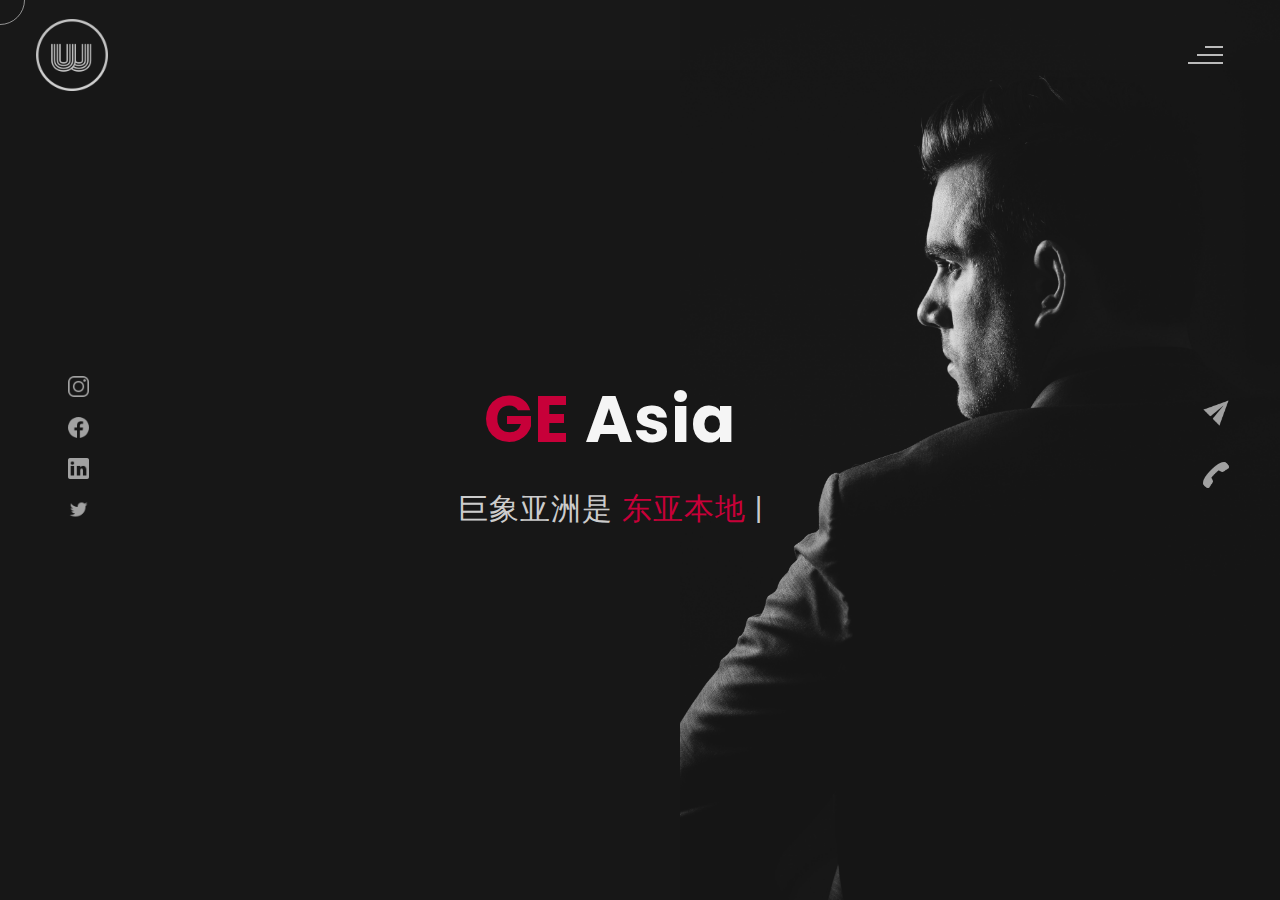
<file: index.html>
<!DOCTYPE html>
<html lang="zh">
<head>
    <meta charset="UTF-8">
    <meta name="viewport" content="width=device-width, initial-scale=1.0">
    <meta name="description" content="巨象亚洲，东亚本地化先锋。" />
	<meta name="author" content="GiantElephant Asia" />
    <title>巨象亚洲 GiantElephant Asia</title>
  <!--favicon-img--> 
   <link rel="icon" type="image/png" href="images/favicon.png">
   <!--favicon-img-->
   <!--main css file should not be removed -->
    <link rel="stylesheet" href="css/index.css">
    <!--main css file-->
    <script src="https://cdnjs.cloudflare.com/ajax/libs/gsap/3.2.6/gsap.min.js"></script>
</head>
<body>
    <!--contains all the div-->
    <div id="all">
    <!--mouse  follower-->
        <div class="cursor"></div>
    <!--mouse  follower-->
    <!--loader-->
        <div id="loader">
            <span class="color">GE</span>Asia 
        </div>
    <!--loader-end-->
    <!--link-screen-->
        <div id="breaker">
        </div>
        <div id="breaker-two">
        </div>
    <!--link-screen-->
        <!--Main-Section-->
        <!--Navigator-fullscreen-->
        <div id="navigation-content">
            <div class="logo">
                <img src="images/willy wonka logo.png" alt="logo">
            </div>
            <div class="navigation-close">
                <span class="close-first"></span>
                <span class="close-second"></span>
            </div>
            <div class="navigation-links">
                <a href="#" data-text="信片" id="home-link" >信片</a>
                <a href="#" data-text="关于" id="about-link" >关于</a>
                <a href="#" data-text="资讯" id="blog-link" >资讯</a>
                <a href="#" data-text="业务" id="portfolio-link" >业务</a>
                <a href="#" data-text="联络" id="contact-link" >联络</a>
            </div>
        </div>
        <!--Navigator-Fullscreen END-->
          <!--Home Page-->
        <!--Menubar-->
        <div id="navigation-bar">
            <img src="images/willy wonka logo.png" alt="logo">
            <div class="menubar">
                <span class="first-span"></span>
                <span class="second-span"></span>
                <span class="third-span"></span>
            </div>
        </div>
        <!--Menubar End-->
          <!--Header-->
        <div id="header">
            <div id="particles"></div>
              <!--Social Media Links-->
            <div class="social-media-links">
               <a href="#"><img src="images/instagram logo.png" class="social-media" alt="instagram-logo"></a><!--Your instagram homepage link inser in place of "#"-->
                <a href="#"><img src="images/facebook logo.png" class="social-media" alt="facebook-logo"></a>
                <a href="#"><img src="images/linkedin logo.png" class="social-media" alt="linkedin-logo"></a>
                <a href="#"><img src="images/twitter logo.png" class="social-media" alt="twitter-logo"></a>
            </div>
            <!--Social Media Links end-->
            <div class="header-content">
                <div class="header-content-box">
                <div class="firstline"><span class="color">GE </span>Asia</div>
                <div class="secondline">
                巨象亚洲是
            <span class="txt-rotate color" data-period="1200"data-rotate='[ " 东亚本地化先锋。", " 麦块拓展本地化先锋。", " 多栖长擅的本地化先锋。" ]'></span>
            <span class="slash">|</span>
        </div>
                    <div class="contact">
                <a href="Mailto:#"><img src="images/mail.png" alt="email-pic" class="contactpic"></a><!--Your email Id write in place of "#"-->
                <a href="Tel:#"><img src="images/call.png" alt="phone-pic" class="contactpic"></a><!--Your telephone number Id write in place of "#"-->
                    </div>    
            </div>
            </div>
            <!--header image-->
            <div class="header-image">
            <img src="images/man.jpg" alt="logo">
            </div>
            <!--header image end-->
        </div>
           <!--Header End-->
        <!--HomePage End-->
        <!--Main-Section End-->
        <!--about-->
        <div id="about">
            <div class="color-changer">
            <div class="color-panel">
                <img src="images/gear.png" alt="">
            </div>
            <div class="color-selector">
                <div class="heading">颜色自定</div>
                <div class="colors">
                    <ul >
                    <li>
                        <a href="#0" class="color-red " title="color-red"></a>
                    </li>
                    <li>
                        <a href="#0" class="color-purple" title="color-purple"></a>
                    </li>
                    <li>
                        <a href="#0" class="color-malt" title="color-malt"></a>
                    </li>
                    <li>
                        <a href="#0" class="color-green" title="color-green"></a>
                    </li>
                    <li>
                        <a href="#0" class="color-blue" title="color-blue"></a>
                    </li>
                    <li>
                        <a href="#0" class="color-orange" title="color-orange"></a>
                    </li>
                    </ul>
                </div>
            </div>
            </div>
            <!--about content-->
            <div id="about-content">
                <div class="about-header">
                    关于 <span class="color">GiantElephant Asia</span>
                    <span class ="header-caption">了解 <span class="color"> 巨象亚洲</span></span>
                </div>
                <div class="about-main">
            <div class="about-first-paragraph wow">
            <!--about description-->
               <span class="about-first-line">
                    巨象亚洲是 
                    <span class="color">极富创新力的</span>
                     东亚本地化先锋。</span>
                     <br>
               <span class="about-second-line"> 长载麦块十五年历史，巨象亚洲以不变恒心作东亚本地化先锋。</span>
               <div class="cv">
                <a href="#"><button>下载 <span class="colors">展望报告</span></button></a>
            </div>
            </div>
            <!--about picture-->
            <div class="about-img">
                <img src="images/about.jpg" alt="Your Image">
            </div>
            </div>
    
            </div>
            <!--services start-->
            <div id="services">
                <div class="color-changer">
                    <div class="color-panel">
                        <img src="images/gear.png" alt="">
                    </div>
                    <div class="color-selector">
                        <div class="heading">颜色自定</div>
                        <div class="colors">
                            <ul >
                            <li>
                                <a href="#0" class="color-red " title="color-red"></a>
                            </li>
                            <li>
                                <a href="#0" class="color-purple" title="color-purple"></a>
                            </li>
                            <li>
                                <a href="#0" class="color-malt" title="color-malt"></a>
                            </li>
                            <li>
                                <a href="#0" class="color-green" title="color-green"></a>
                            </li>
                            <li>
                                <a href="#0" class="color-blue" title="color-blue"></a>
                            </li>
                            <li>
                                <a href="#0" class="color-orange" title="color-orange"></a>
                            </li>
                            </ul>
                        </div>
                    </div>
                    </div>
            <!--services header-->
                    <div class="services-heading wow">
                        <span class="color">巨象亚洲</span> 业务
                    </div>
            <!--services header end-->
            <!--services content-->
                    <div class="services-content">
                           <div class="service-one service wow">
                               <div class="service-img">
                               <img src="images/coding.png" alt="service-one">
                               </div>
                               <div class="service-description">
                                <h2>中文本地化</h2>
                                <p>大中华地区覆域辽阔，住十四万万余人。巨象亚洲潜心开拓、研砺务区，现已有成熟的中文本地化经验。</p>
                               </div>
                           </div>
                           <div class="service-two service wow">
                               <div class="service-img">
                               <img src="images/instagram.png" alt="service-two">
                               </div>
                               <div class="service-description">
                                <h2>日文本地化</h2>
                                <p>日文本地化是巨象亚洲的新兴务区。</p>
                               </div>
                           </div>
                           <div class="service-three service wow">
                            <div class="service-img">
                               <img src="images/bulb.png" alt="service-three">
                            </div>
                            <div class="service-description">
                                <h2>谚文本地化</h2>
                                <p>谚文本地化是巨象亚洲的新兴务区。</p>
                            </div>
                        </div>
                    </div>
            </div>
            <!--services content end-->
            <!--services end-->
            <div id="skills">
                <div class="skills-header">
                     业务 <span class="color"> 成熟度</span>
                </div>
                <div class="skills-content " style="text-align: center;">
                    <div class="skill-html skill">
                        <div class="skill-text">
                    <div class="html">
                        中文本地化
                    </div>
                        </div>
                    <div class="html-prog wow prog">
                 <div class="html-progress wow">95%</div>
                    </div>
                    </div>
                    <div class="skill-html skill">
                        <div class="skill-text">
                    <div class="html">
                      日文本地化
                    </div>
                        </div>
                    <div class="html-prog wow prog">
                 <div class="js-progress wow">5%</div>
                    </div>
                    </div>
                    <div class="skill-html skill">
                        <div class="skill-text">
                    <div class="html">
                        谚文本地化
                    </div>
                        </div>
                    <div class="html-prog wow prog">
                 <div class="adobe-progress wow">1%</div>
                    </div>
                    </div>
                    <div class="skill-html skill">
                        <div class="skill-text">
                    <div class="html">
                        SOP
                    </div>
                        </div>
                    <div class="html-prog wow prog">
                 <div class="php-progress wow">50%</div>
                    </div>
                    </div>
                    <div class="skill-html skill">
                        <div class="skill-text">
                    <div class="html">
                        向心力
                    </div>
                        </div>
                    <div class="html-prog wow prog">
                 <div class="jquery-progress wow">100%</div>
                    </div>
                    </div>
                    <div class="skill-html skill">
                        <div class="skill-text">
                    <div class="html">
                        规划力
                    </div>
                        </div>
                    <div class="html-prog wow prog">
                 <div class="seo-progress wow">80%</div>
                    </div>
                    </div>
                </div>
            </div>
    <!--copyright-section You Can Remove After Downloading-->
            <div class="footer">
             <div class="footer-text">
                 <img src="./images/copyright.png" alt="copyright-img" class="images" height="14px"> GiantElephant Asia
             </div>
            </div>
    <!--copyright-section-->
        </div>
        <!--about end-->
        <!--portfolio-->
        <div id="portfolio">
            <div class="color-changer">
                <div class="color-panel">
                    <img src="images/gear.png" alt="">
                </div>
                <div class="color-selector">
                    <div class="heading">颜色自定</div>
                    <div class="colors">
                        <ul >
                        <li>
                            <a href="#0" class="color-red " title="color-red"></a>
                        </li>
                        <li>
                            <a href="#0" class="color-purple" title="color-purple"></a>
                        </li>
                        <li>
                            <a href="#0" class="color-malt" title="color-malt"></a>
                        </li>
                        <li>
                            <a href="#0" class="color-green" title="color-green"></a>
                        </li>
                        <li>
                            <a href="#0" class="color-blue" title="color-blue"></a>
                        </li>
                        <li>
                            <a href="#0" class="color-orange" title="color-orange"></a>
                        </li>
                        </ul>
                    </div>
                </div>
                </div>
            <div class="portfolio-header"> <span class="color"> 巨象亚洲</span> 业务讯息
            <span class ="header-caption"> 一些有关业务的<span class="color">讯息</span></span></div>
             <div id="portfolio-content">
                 <div class="portfolio portfolio-first">
                     <div class="portfolio-image">
                        <img src="images/portfolio-first.jpg" alt="portfolio-first">
                     </div>
                     <div class="portfolio-text">
                         <h2>中文本地化</h2>
                         <p>暂无</p>
                         <div class="button"><a href="#"><button><span class="index"> 暂无<i class="gg-arrow-right"></i></span></button></a></div>
                     </div>
                 </div>
                 <div class="portfolio portfolio-second">
                    <div class="portfolio-image">
                        <img src="images/portfolio-second.jpg" alt="portfolio-second">
                    </div>
                    <div class="portfolio-text">
                        <h2>日文本地化</h2>
                        <p>暂无</p>
                        <div class="button"><a href="#"><button><span class="index"> 暂无<i class="gg-arrow-right"></i></span></button></a></div>
                    </div>
                </div>
             
                <div class="portfolio portfolio-third">
                    <div class="portfolio-image">
                        <img src="images/portfolio-third.jpg" alt="portfolio-third">
                    </div>
                    <div class="portfolio-text">
                        <h2>谚文本地化</h2>
                        <p>暂无</p>
                        <div class="button"><a href="#"><button><span class="index"> 暂无<i class="gg-arrow-right"></i></span></button></a></div>
                    </div>
                </div>
                <div class="portfolio portfolio-fourth">
                    <div class=" portfolio-image">
                        <img src="images/portfolio-fourth.jpg" alt="portfolio-fourth">
                    </div>
                    <div class="portfolio-text">
                        <h2>亚洲本地化</h2>
                        <p>暂无</p>
                        <div class="button"><a href="#"><button><span class="index"> 暂无<i class="gg-arrow-right"></i></span></button></a></div>
                    </div>
                </div>
                 </div>
                    <!--copyright-section You Can Remove After Downloading-->
            <div class="footer">
                <div class="footer-text">
                    <img src="./images/copyright.png" alt="copyright-img" class="images" height="14px"> GiantElephant Asia
                </div>
               </div>
       <!--copyright-section-->
             </div>
        <!--portfolio end-->
        <!--blog-->
        <div id="blog">
            <div class="color-changer">
                <div class="color-panel">
                    <img src="images/gear.png" alt="">
                </div>
                <div class="color-selector">
                    <div class="heading">颜色自定</div>
                    <div class="colors">
                        <ul >
                        <li>
                            <a href="#0" class="color-red " title="color-red"></a>
                        </li>
                        <li>
                            <a href="#0" class="color-purple" title="color-purple"></a>
                        </li>
                        <li>
                            <a href="#0" class="color-malt" title="color-malt"></a>
                        </li>
                        <li>
                            <a href="#0" class="color-green" title="color-green"></a>
                        </li>
                        <li>
                            <a href="#0" class="color-blue" title="color-blue"></a>
                        </li>
                        <li>
                            <a href="#0" class="color-orange" title="color-orange"></a>
                        </li>
                        </ul>
                    </div>
                </div>
                </div>
        <div class="blog-header"> 资讯</span>
            <span class ="header-caption"> 最新<span class="color">消息</span></span></div>
            <div class="blog-content">
                 <div class="blogs">
                     <a href="#">
                     <div class="img">
                         <img src="images/post-one.jpg" alt="blog-one">
                        <div class="blog-date">8 May,20</div>
                     </div>
                     <div class="blog-text">
                         <h3>暂无</h3>
                         <p>暂无</p>
                     </div></a>
                 </div>      
                 <div class="blogs">
                    <a href="#">
                    <div class="img">
                        <img src="images/post-two.jpg" alt="blog-two">
                        <div class="blog-date">16 Jan,20</div>
                    </div>
                    <div class="blog-text">
                        <h3>暂无</h3>
                        <p>暂无</p>
                    </div></a>
                </div>      
                <div class="blogs">
                    <a href="#">
                    <div class="img">
                        <img src="images/post-three.jpg" alt="blog-three">
                        <div class="blog-date">30 Nov,19</div>
                    </div>
                    <div class="blog-text">
                        <h3>暂无</h3>
                        <p>暂无</p>
                    </div></a>
                </div>
                <div class="blogs">
                    <a href="#">
                    <div class="img">
                        <img src="images/post-four.jpg" alt="blog-four">
                        <div class="blog-date">6 Jul,19</div>
                    </div>
                    <div class="blog-text">
                        <h3>暂无</h3>
                        <p>暂无</p>
                    </div></a>
                </div>  
                <div class="blogs">
                    <a href="#">
                    <div class="img">
                        <img src="images/post-five.jpg" alt="blog-five">
                        <div class="blog-date">1 Jun,19</div>
                    </div>
                    <div class="blog-text">
                        <h3>暂无</h3>
                        <p>暂无</p>
                    </div></a>
                </div>  
                <div class="blogs">
                    <a href="#">
                    <div class="img">
                        <img src="images/post-six.jpg" alt="blog-six">
                        <div class="blog-date">28 Feb,19</div>
                    </div>
                    <div class="blog-text">
                        <h3>暂无</h3>
                        <p>暂无</p>
                    </div></a>
                </div>        
            </div>
               <!--copyright-section You Can Remove After Downloading-->
               <div class="footer">
                <div class="footer-text">
                    <img src="./images/copyright.png" alt="copyright-img" class="images" height="14px"> GiantElephant Asia
                </div>
               </div>
       <!--copyright-section-->
        </div>
        <!--blog end-->
        <!--contact-->
     <div id="contact">
        <div class="color-changer">
            <div class="color-panel">
                <img src="images/gear.png" alt="">
            </div>
            <div class="color-selector">
                <div class="heading">颜色自定</div>
                <div class="colors">
                    <ul >
                    <li>
                        <a href="#0" class="color-red " title="color-red"></a>
                    </li>
                    <li>
                        <a href="#0" class="color-purple" title="color-purple"></a>
                    </li>
                    <li>
                        <a href="#0" class="color-malt" title="color-malt"></a>
                    </li>
                    <li>
                        <a href="#0" class="color-green" title="color-green"></a>
                    </li>
                    <li>
                        <a href="#0" class="color-blue" title="color-blue"></a>
                    </li>
                    <li>
                        <a href="#0" class="color-orange" title="color-orange"></a>
                    </li>
                    </ul>
                </div>
            </div>
            </div>
         <div class="contact-header">联络 <span class="color"> GE Asia</span>
        <div class="contact-header-caption"> <span class="color"> 即刻</span>联络</div></div>
        <div class="contact-content">
            <!--Contact form-->

            <!--Contact form-->
            <!--Contact information-->
             <div class="contact-info">
                <div class="contact-info-header">
                    联络讯息
                </div>
                <div class="contact-info-content">
                <div class="contect-info-content-line">
                    <img src="./images/icon-name.png" class="icon" alt="name-icon">
                    <div class="contact-info-icon-text">
                        <h6>组织名</h6>
                        <p>巨象亚洲</p>
                  </div>
                </div>
                <div class="contect-info-content-line">
                  <img src="./images/icon-location.png" class="icon" alt="location-icon">
                  <div class="contact-info-icon-text">
                      <h6>位置</h6>
                      <p>美国，迈阿密</p>
                </div>
              </div>
              <div class="contect-info-content-line">
                  <img src="./images/icon-phone.png" class="icon" alt="phone-icon">
                  <div class="contact-info-icon-text">
                      <h6>电讯</h6>
                      <p>无</p>
                </div>
              </div>
              
              <div class="contect-info-content-line">
                  <img src="./images/icon-email.png" class="icon" alt="email-icon">
                  <div class="contact-info-icon-text">
                      <h6>电邮</h6>
                      <p>无</p>
                </div>
              </div>
                </div>
            <!--Contact information end-->
           </div>
        </div>
                    <!--copyright-section You Can Remove After Downloading-->
                    <div class="footer">
                        <div class="footer-text">
                            <img src="./images/copyright.png" alt="copyright-img" class="images" height="14px"> GiantElephant Asia
                        </div>
                       </div>
               <!--copyright-section-->
     </div>
        <!--contact end-->
    </div>
    <!--all the divisions-->
    <script src="js/jquery.min.js"></script>
    <script src="js/index.js"></script>


</body>
</html>
</file>
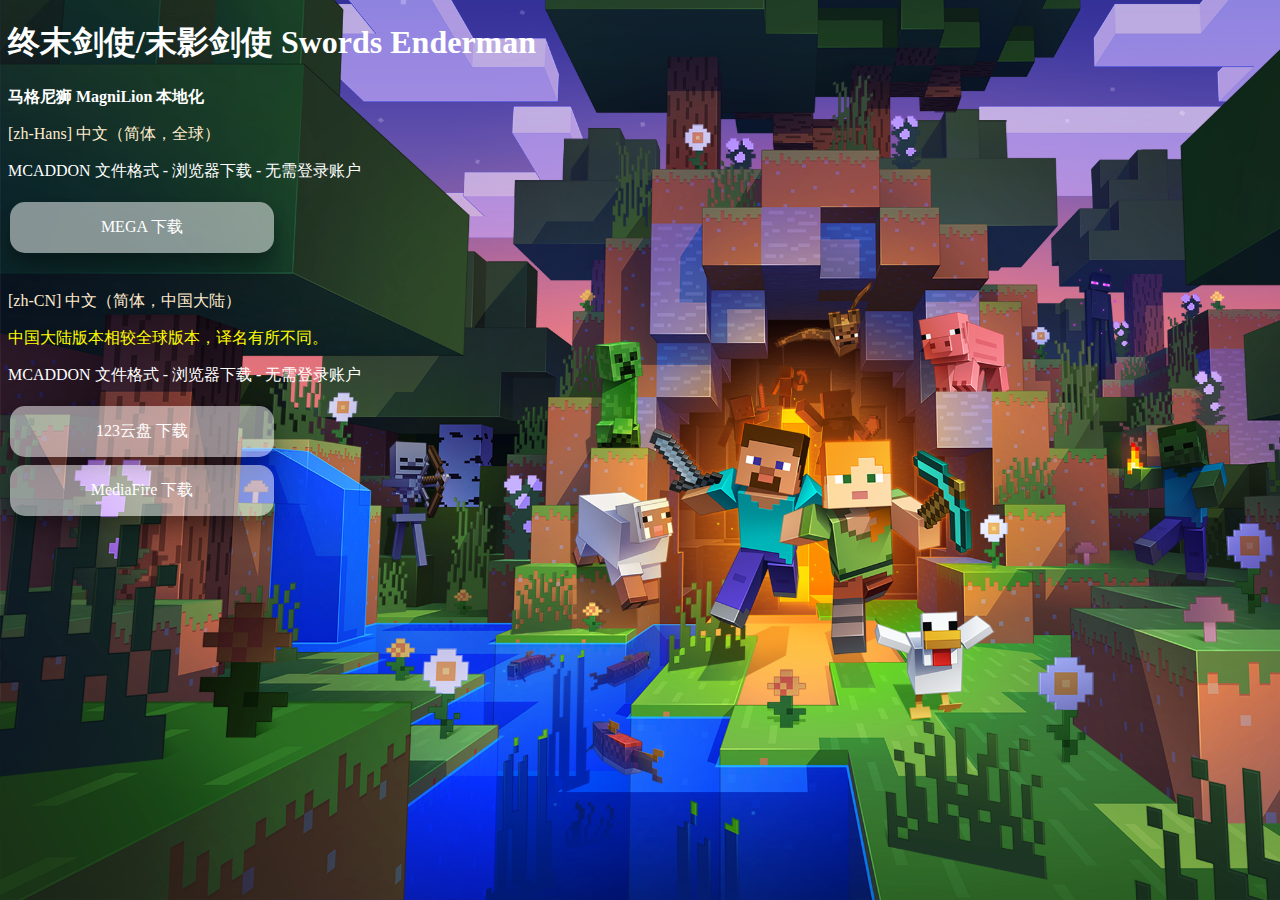
<file: res/IF3CT0CTRRB271DGH50OXLXU4ZNOKBRH.html>
<!DOCTYPE html>
<html>
<head>
<meta name="viewport" content="width=device-width, initial-scale=1.0, user-scalable=no"/>
<meta charset="utf-8"> 
<title>Download Page</title>
<script type="text/javascript">

  var language =
    localStorage.getItem("locale") ||
    window.navigator.language.toLowerCase() ||
    "en";
  localStorage.setItem("locale", language);

  if (language.indexOf("zh-cht") !== -1) {
    window.location = "https://magnilion.github.io/lang/zh-hant/swords_enderman.html";
  } else if (language.indexOf("zh-cn") !== -1) {
    window.location = "https://magnilion.github.io/lang/zh-hans/swords_enderman.html";
  } else if (language.indexOf("zh-hk") !== -1) {
    window.location = "https://magnilion.github.io/lang/zh-hant/swords_enderman.html";
  } else if (language.indexOf("zh-mo") !== -1) {
    window.location = "https://magnilion.github.io/lang/zh-hant/swords_enderman.html";
  } else if (language.indexOf("zh-tw") !== -1) {
    window.location = "https://magnilion.github.io/lang/zh-hant/swords_enderman.html";
  } else if (language.indexOf("zh-sg") !== -1) {
    window.location = "https://magnilion.github.io/lang/zh-hans/swords_enderman.html";
  } else if (language.indexOf("zh-hans") !== -1) {
    window.location = "https://magnilion.github.io/lang/zh-hans/swords_enderman.html";
  } else if (language.indexOf("zh-hant") !== -1) {
    window.location = "https://magnilion.github.io/lang/zh-hant/swords_enderman.html";
  } else if (language.indexOf("zh-chs") !== -1) {
    window.location = "https://magnilion.github.io/lang/zh-hans/swords_enderman.html";
  }
  
  else {

    window.location = "https://magnilion.github.io/lang/zh-hans/swords_enderman.html";

  }

</script>
<style>
    
body 
{
    background-image: url('https://magnilion.github.io/pic/background.png');
    background-repeat: no-repeat;
    background-size: cover;
    background-attachment: fixed;
}
    
.button {
    background-color: rgb(255,255,255,0.5); 
    border: none;
    color: white;
    padding: 15px 32px;
    text-align: center;
    text-decoration: none;
    display: inline-block;
    font-size: 16px;
    margin: 4px 2px;
    cursor: pointer;
}

.button2 {width: 200px;border-radius: 15px;background-color: rgb(255,255,255,0.5);box-shadow: 0 12px 16px 0 rgba(0,0,0,0.24), 0 17px 50px 0 rgba(0,0,0,0.19);}

</style>
</head>
<body>

<p>Multi-Language</p>

</body>
</html>
</file>
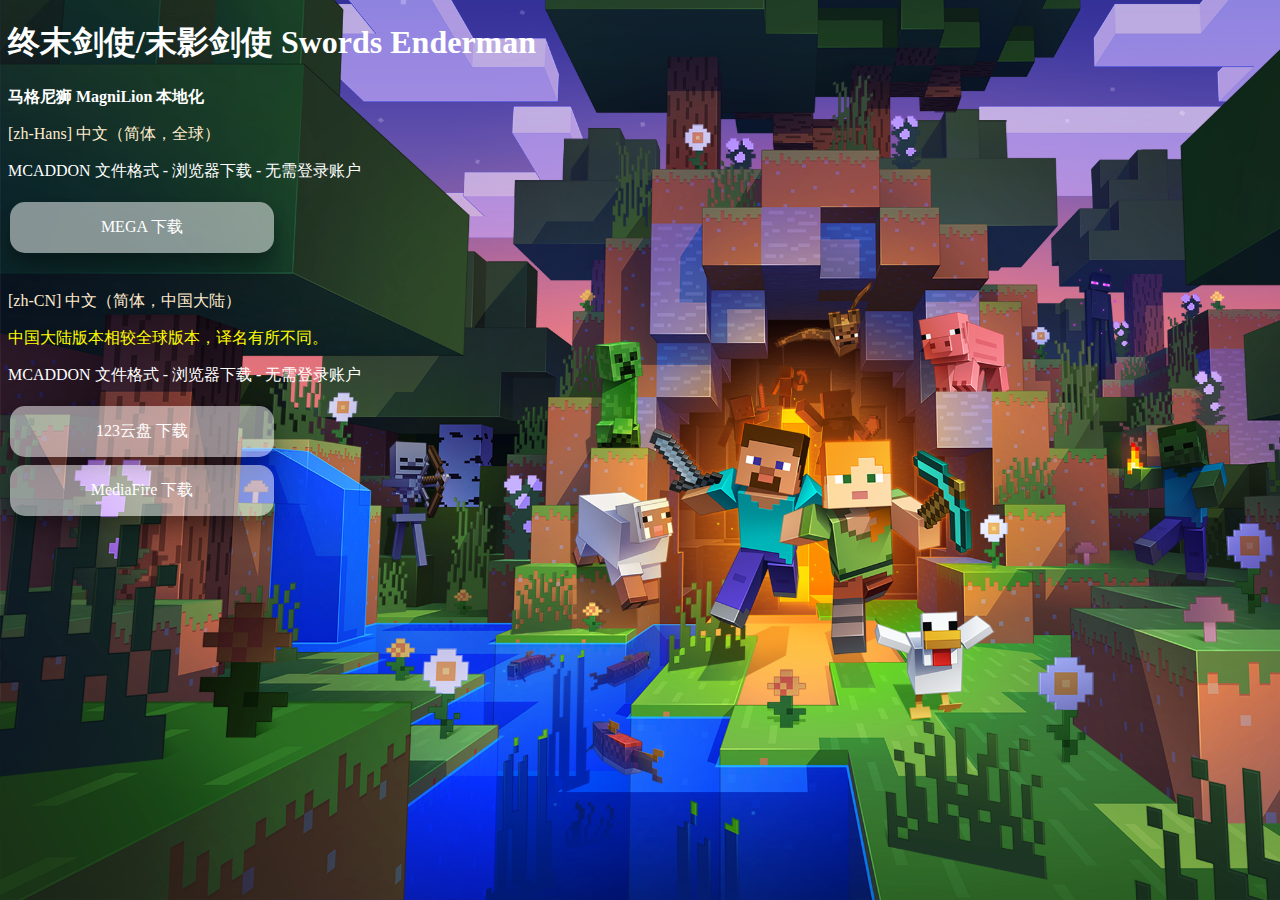
<file: lang/zh-hans/swords-enderman.html>
<!DOCTYPE html>
<html lang="zh-Hans">
<head>
<meta name="viewport" content="width=device-width, initial-scale=1.0, user-scalable=no"/>
<meta charset="utf-8"> 
<title>终末剑使 | 马格尼狮 MagniLion</title>
<style>
    
body 
{
    background-image: url('https://magnilion.github.io/pic/background.png');
    background-repeat: no-repeat;
    background-size: cover;
    background-attachment: fixed;
}
    
.button {
    background-color: rgb(255,255,255,0.5); 
    border: none;
    color: white;
    padding: 15px 32px;
    text-align: center;
    text-decoration: none;
    display: inline-block;
    font-size: 16px;
    margin: 4px 2px;
    cursor: pointer;
}

.button1 {width: 200px;border-radius: 15px;background-color: rgb(255,255,255,0.5);box-shadow: 0 12px 16px 0 rgba(0,0,0,0.24), 0 17px 50px 0 rgba(0,0,0,0.19);}

</style>
</head>

<body>

<h1 style="color: white;">终末剑使/末影剑使 Swords Enderman</h1>
<b style="color: white;">马格尼狮 MagniLion 本地化</b>
<p style="color :blanchedalmond">[zh-Hans] 中文（简体，全球）</p>
<p style="color: white;">MCADDON 文件格式 - 浏览器下载 - 无需登录账户</p>
<a href="https://mega.nz/file/guUmySRY#KhOgxuPgS7KafBMEZsD1dKCse8GJFZdT0vBaBA6Pk5U" class="button button1">MEGA 下载</a>
<br>
<br>
<p style="color :blanchedalmond">[zh-CN] 中文（简体，中国大陆）</p>
<p style="color :yellow">中国大陆版本相较全球版本，译名有所不同。</p>
<p style="color: white;">MCADDON 文件格式 - 浏览器下载 - 无需登录账户</p>
<a href="https://www.123pan.com/s/N6IDVv-9Kkbv.html" class="button button1">123云盘 下载</a>
<br><a href="https://www.mediafire.com/file/a17hdwfczxbo1r2" class="button button1">MediaFire 下载</a>

</body>
</html>
</file>
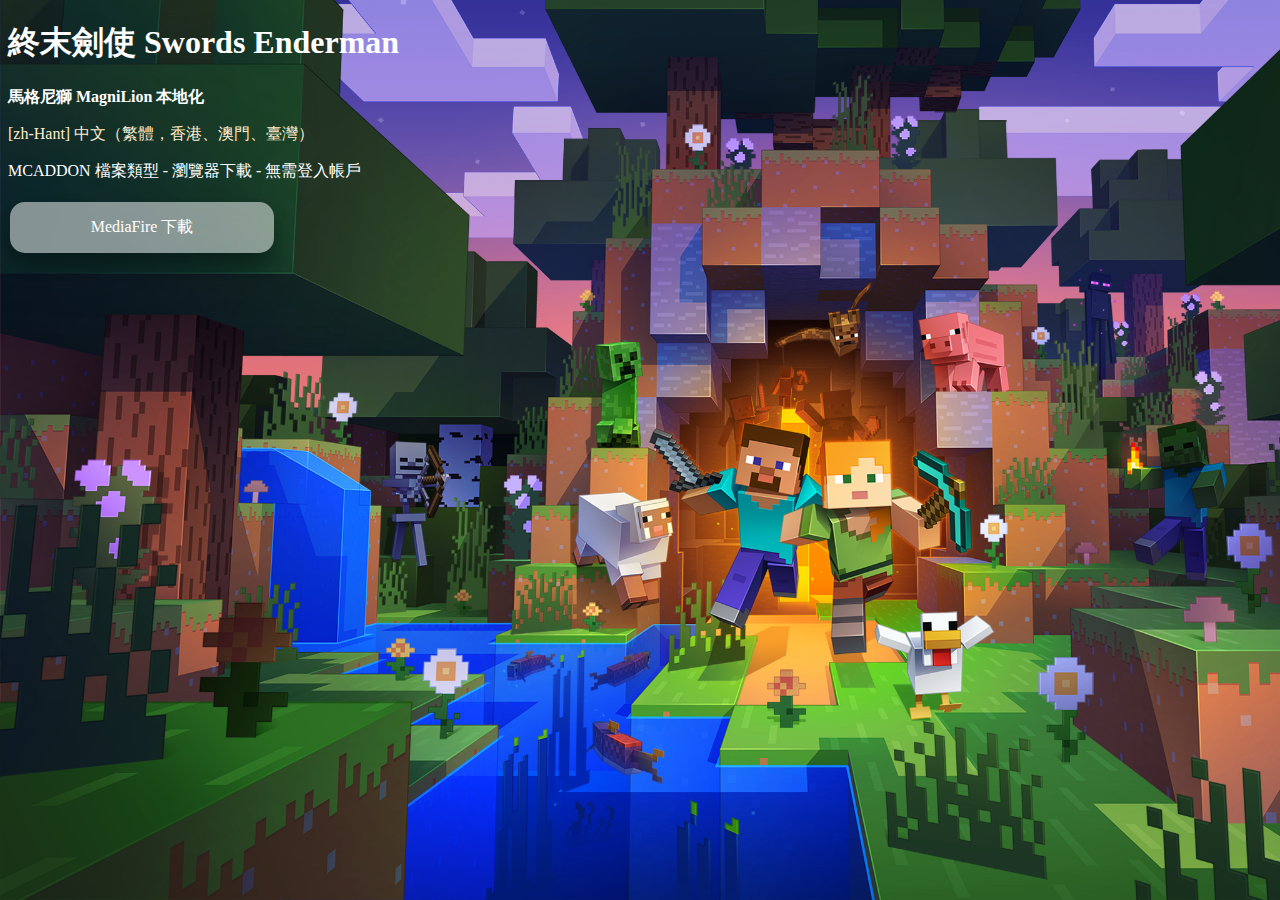
<file: lang/zh-hant/swords-enderman.html>
<!DOCTYPE html>
<html lang="zh-Hant">
<head>
<meta name="viewport" content="width=device-width, initial-scale=1.0, user-scalable=no"/>
<meta charset="utf-8"> 
<title>終末劍使 | 馬格尼獅 MagniLion</title>
<style>
    
body 
{
    background-image: url('https://magnilion.github.io/pic/background.png');
    background-repeat: no-repeat;
    background-size: cover;
    background-attachment: fixed;
}
    
.button {
    background-color: rgb(255,255,255,0.5); 
    border: none;
    color: white;
    padding: 15px 32px;
    text-align: center;
    text-decoration: none;
    display: inline-block;
    font-size: 16px;
    margin: 4px 2px;
    cursor: pointer;
}

.button1 {width: 200px;border-radius: 15px;background-color: rgb(255,255,255,0.5);box-shadow: 0 12px 16px 0 rgba(0,0,0,0.24), 0 17px 50px 0 rgba(0,0,0,0.19);}

</style>
</head>

<body>

<h1 style="color: white;">終末劍使 Swords Enderman</h1>
<b style="color: white;">馬格尼獅 MagniLion 本地化</b>
<p style="color :blanchedalmond">[zh-Hant] 中文（繁體，香港、澳門、臺灣）</p>
<p style="color: white;">MCADDON 檔案類型 - 瀏覽器下載 - 無需登入帳戶</p>
<a href="https://www.mediafire.com/file/sxzcf4dp1qn4czd" class="button button1">MediaFire 下載</a>


</body>
</html>
</file>
